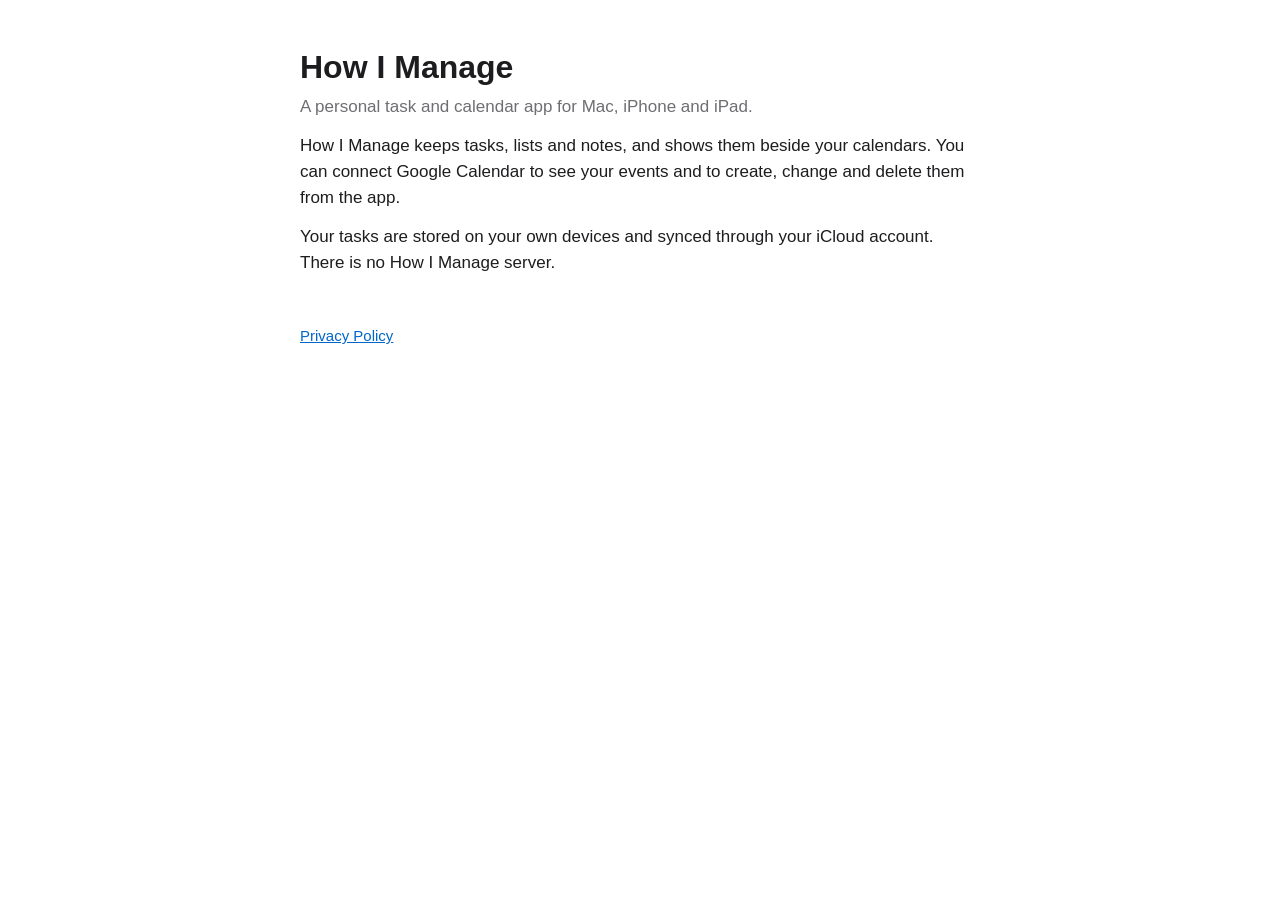
<file: index.html>
<!doctype html>
<html lang="en">
<head>
<meta charset="utf-8">
<meta name="viewport" content="width=device-width, initial-scale=1">
<title>How I Manage</title>
<meta name="description" content="How I Manage is a personal task and calendar app for Mac, iPhone and iPad.">
<meta name="google-site-verification" content="t-HMdqwCfh-63Ry5qdFQW1isZqUw0y-Otb2U_C0yqBM" />
<link rel="stylesheet" href="style.css">
</head>
<body>
<main>
<h1>How I Manage</h1>
<p class="muted">A personal task and calendar app for Mac, iPhone and iPad.</p>
<p>How I Manage keeps tasks, lists and notes, and shows them beside your calendars. You can connect Google Calendar to see your events and to create, change and delete them from the app.</p>
<p>Your tasks are stored on your own devices and synced through your iCloud account. There is no How I Manage server.</p>
<footer>
<a href="privacy.html">Privacy Policy</a>
</footer>
</main>
</body>
</html>
</file>
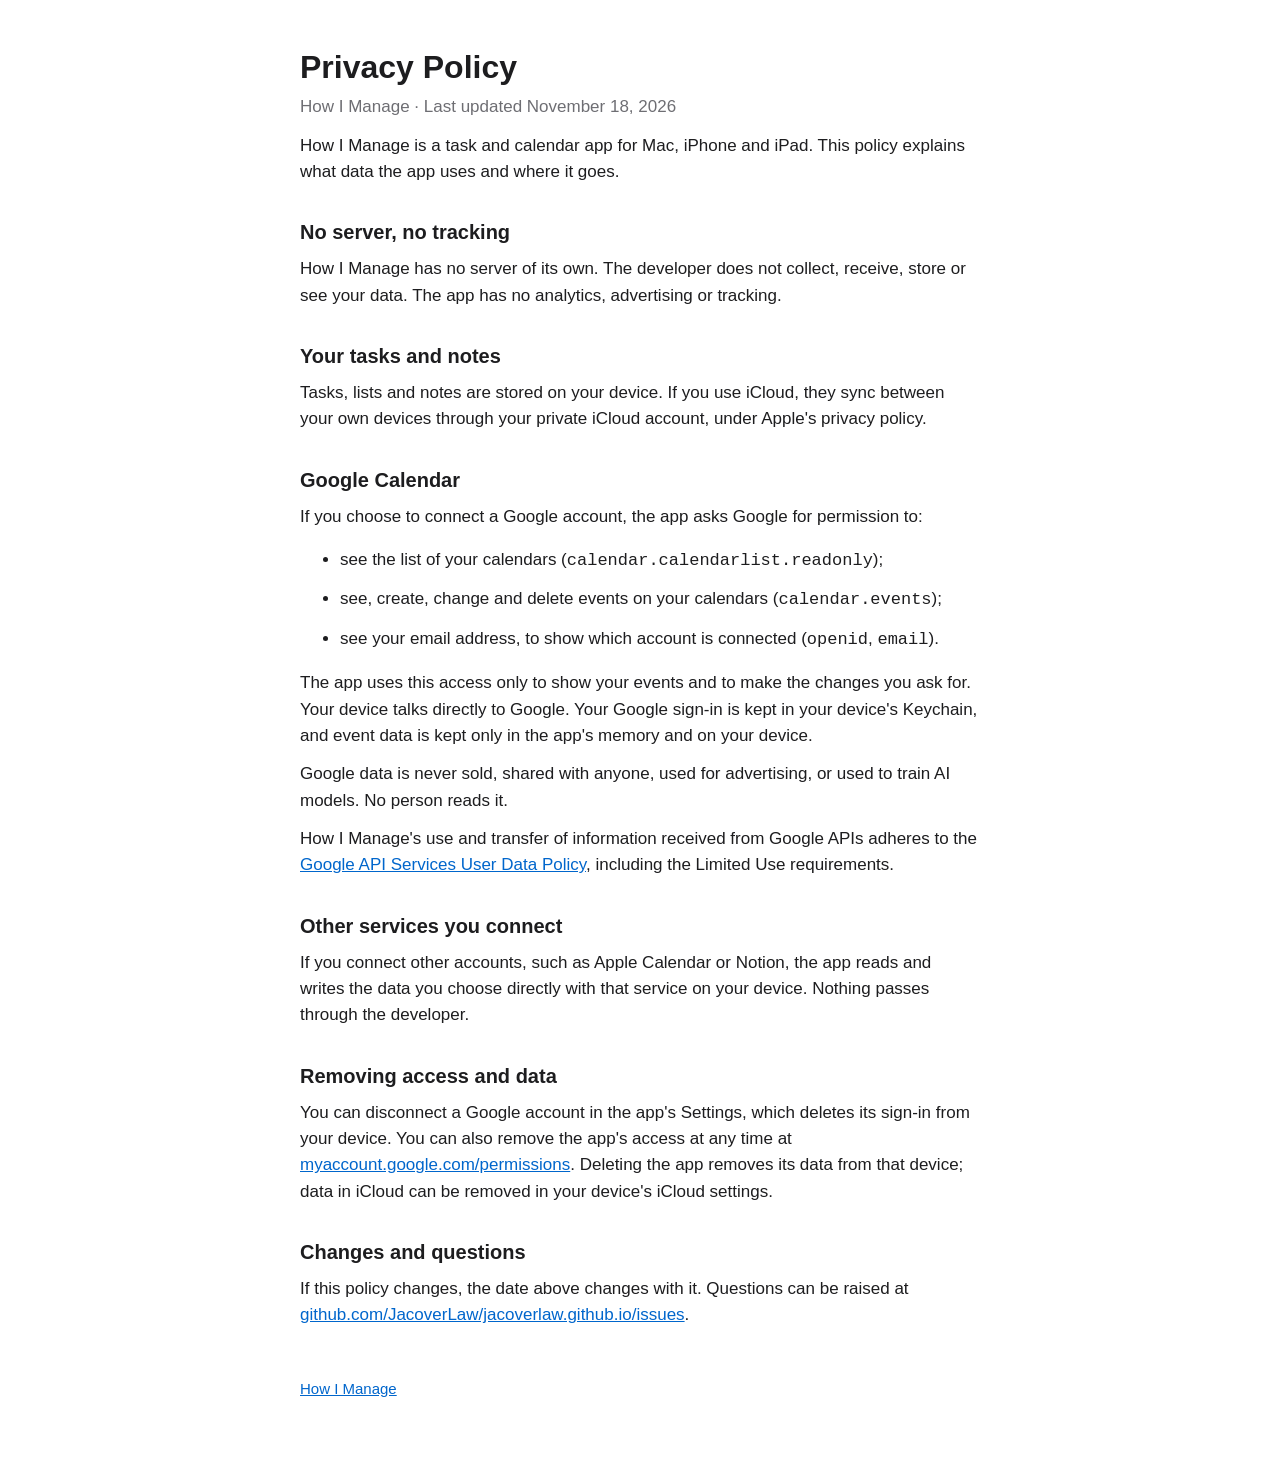
<file: privacy.html>
<!doctype html>
<html lang="en">
<head>
<meta charset="utf-8">
<meta name="viewport" content="width=device-width, initial-scale=1">
<title>How I Manage Privacy</title>
<meta name="description" content="How How I Manage handles your data, including Google Calendar data.">
<link rel="stylesheet" href="style.css">
</head>
<body>
<main>
<h1>Privacy Policy</h1>
<p class="muted">How I Manage · Last updated November 18, 2026</p>

<p>How I Manage is a task and calendar app for Mac, iPhone and iPad. This policy explains what data the app uses and where it goes.</p>

<h2>No server, no tracking</h2>
<p>How I Manage has no server of its own. The developer does not collect, receive, store or see your data. The app has no analytics, advertising or tracking.</p>

<h2>Your tasks and notes</h2>
<p>Tasks, lists and notes are stored on your device. If you use iCloud, they sync between your own devices through your private iCloud account, under Apple's privacy policy.</p>

<h2>Google Calendar</h2>
<p>If you choose to connect a Google account, the app asks Google for permission to:</p>
<ul>
<li>see the list of your calendars (<code>calendar.calendarlist.readonly</code>);</li>
<li>see, create, change and delete events on your calendars (<code>calendar.events</code>);</li>
<li>see your email address, to show which account is connected (<code>openid</code>, <code>email</code>).</li>
</ul>
<p>The app uses this access only to show your events and to make the changes you ask for. Your device talks directly to Google. Your Google sign-in is kept in your device's Keychain, and event data is kept only in the app's memory and on your device.</p>
<p>Google data is never sold, shared with anyone, used for advertising, or used to train AI models. No person reads it.</p>
<p>How I Manage's use and transfer of information received from Google APIs adheres to the <a href="https://developers.google.com/terms/api-services-user-data-policy">Google API Services User Data Policy</a>, including the Limited Use requirements.</p>

<h2>Other services you connect</h2>
<p>If you connect other accounts, such as Apple Calendar or Notion, the app reads and writes the data you choose directly with that service on your device. Nothing passes through the developer.</p>

<h2>Removing access and data</h2>
<p>You can disconnect a Google account in the app's Settings, which deletes its sign-in from your device. You can also remove the app's access at any time at <a href="https://myaccount.google.com/permissions">myaccount.google.com/permissions</a>. Deleting the app removes its data from that device; data in iCloud can be removed in your device's iCloud settings.</p>

<h2>Changes and questions</h2>
<p>If this policy changes, the date above changes with it. Questions can be raised at <a href="https://github.com/JacoverLaw/jacoverlaw.github.io/issues">github.com/JacoverLaw/jacoverlaw.github.io/issues</a>.</p>

<footer><a href="./">How I Manage</a></footer>
</main>
</body>
</html>
</file>
<file: style.css>
:root { color-scheme: light dark; --text: #1d1d1f; --muted: #6e6e73; --bg: #ffffff; --link: #0066cc; }
@media (prefers-color-scheme: dark) { :root { --text: #f5f5f7; --muted: #a1a1a6; --bg: #1c1c1e; --link: #4da3ff; } }
body { margin: 0; background: var(--bg); color: var(--text); font: 17px/1.55 -apple-system, BlinkMacSystemFont, "Helvetica Neue", sans-serif; }
main { max-width: 680px; margin: 0 auto; padding: 48px 16px 64px; }
h1 { font-size: 32px; line-height: 1.2; margin: 0 0 8px; }
h2 { font-size: 20px; margin: 32px 0 8px; }
p, li { margin: 0 0 12px; }
.muted { color: var(--muted); }
a { color: var(--link); }
footer { margin-top: 48px; font-size: 15px; color: var(--muted); }
</file>
